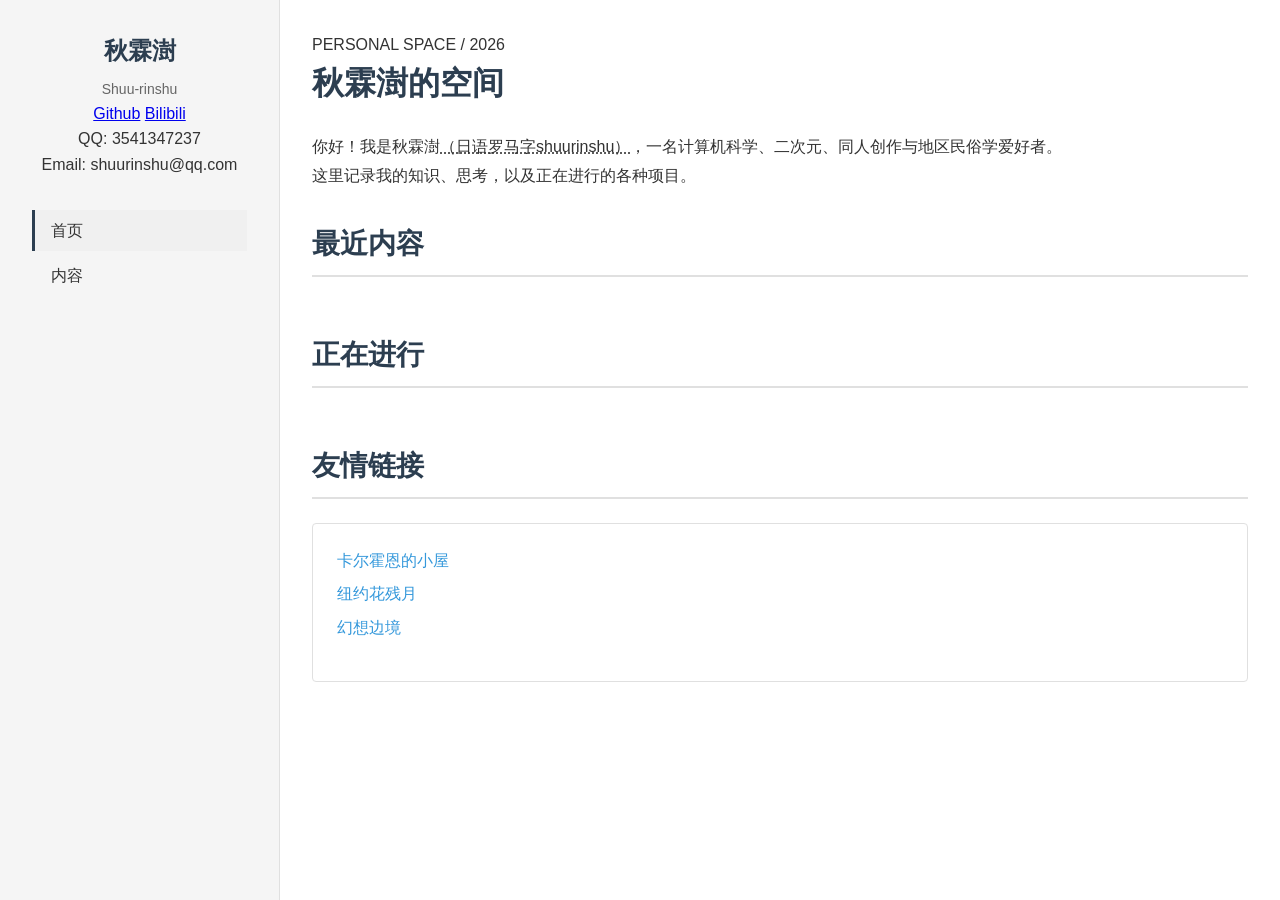
<file: index.html>
<!DOCTYPE html>
<html lang="zh-CN">
<head>
    <meta charset="UTF-8">
    <meta name="viewport" content="width=device-width, initial-scale=1.0">
    <meta name="description" content="秋霖澍的个人博客">
    <title>秋霖澍的空间</title>
    <link rel="stylesheet" href="css/index.css">
</head>

<body>
    
<div class="container">

    <aside class="sidebar">
        <div class="profile-section">
            <h1 class="site-title">秋霖澍</h1>
            <p class="bio">Shuu-rinshu</p>
            <a href="https://github.com/AkirinShu">Github</a>
            <a href="https://space.bilibili.com/93628520">Bilibili</a>
            <p>QQ: 3541347237</p>
            <p>Email: shuurinshu@qq.com</p>
        </div>

        <nav class="main-nav">
            <ul>
                <li><a href="index.html" class="nav-link active">首页</a></li>
                <li><a href="content.html" class="nav-link">内容</a></li>
                <!-- <li><a href="projects.html" class="nav-link">项目</a></li> -->
            </ul>
        </nav>

    </aside>

    <main class="content">

        <!-- 欢迎 -->
        <section class="home-intro">
            <p class="article-meta">PERSONAL SPACE / 2026</p>
            <h2 class="art-title">秋霖澍的空间</h2>
            <p class="art-text">你好！我是秋霖澍<abbr title="对于能够阅读中文网页的访客来说，不必标注汉字的英语发音">（日语罗马字shuurinshu）</abbr>，一名计算机科学、二次元、同人创作与地区民俗学爱好者。</p>
            <p class="art-text">这里记录我的知识、思考，以及正在进行的各种项目。</p>
        </section>

        <!-- 最近内容 -->
        <section>
            <h2 class="section-title">最近内容</h2>
            <div class="article-list">

                <!-- <article class="article-card">
                    <h3><a href="articles/demo2.html">为什么我要做江西东方社群平台</a></h3>
                    <p class="meta">2026-08-13 · 思考</p>
                    <p class="excerpt">从地区同人活动与社群生态出发，思考一个长期存在的地区性社群平台应该是什么样子。</p>
                </article>

                <article class="article-card">
                    <h3><a href="articles/demo2.html">纯静态博客应该如何组织项目？</a></h3>
                    <p class="meta">2026-08-13 · 网站</p>
                    <p class="excerpt">文章、项目与长期实践并不是同一种内容，因此也不应该使用同一种信息结构。</p>
                </article>

                <article class="article-card">
                    <h3><a href="articles/demo2.html">GitHub Pages 能不能成为真正的个人网站？</a></h3>

                    <p class="meta">2026-08-12 · 技术</p>

                    <p class="excerpt">从纯静态网站、HTML 内容组织以及后端需求几个方面重新考虑个人博客的实现方式。</p>
                </article> -->

            </div>
            <!-- <p><a href="content.html">查看全部内容 →</a></p> -->
        </section>

        <!-- 当前项目 -->
        <section>
            <h2 class="section-title">正在进行</h2>
            <div class="project-list">

                <!-- <article class="project-card project-card-featured">
                    <p class="project-status">开发中</p>
                    <h3><a href="projects.html#jxth-community">江西东方社群网</a></h3>

                    <p class="description">面向江西地区东方Project爱好者的社群平台，用于连接活动、创作者、作品与地区同人文化资料。</p>

                    <div class="tags">
                        <span class="tag">Web</span>
                        <span class="tag">社区</span>
                        <span class="tag">东方Project</span>
                    </div>
                </article>

                <article class="project-card">
                    <p class="project-status">研究中</p>

                    <h3><a href="projects.html#jiangxi-folklore">江西地方文化资料整理</a></h3>

                    <p class="description">对江西地方民俗、文化与互联网资料进行长期整理与记录。</p>

                    <div class="tags">
                        <span class="tag">研究</span>
                        <span class="tag">资料整理</span>
                    </div>
                </article> -->

            </div>
            <!-- <p><a href="projects.html">查看项目档案 →</a></p> -->
        </section>

        <!-- 关于 -->
        <section>
            <h2 class="section-title">友情链接</h2>
            <div class="about-section">
                <div class="about-card">
                    <!-- <h3>秋霖澍的个人空间</h3>
                    <p class="about-text">
                        你好！我是秋霖澍（shuurinshu），
                        一名计算机科学、二次元、同人创作与地区民俗学爱好者。
                        （×1 成分复杂）
                    </p>
                    <p class="about-text">
                        本站开放源代码：
                        <a href="https://github.com/AkirinShu/akirinshu.github.io">Github</a>
                    </p>

                    <p class="about-text">友情链接</p> -->

                    <ul class="art-list about-links">
                        <li><a href="https://seikasahara.com" target="_blank">卡尔霍恩的小屋</a></li>
                        <li><a href="https://newyorkhnt.com" target="_blank">纽约花残月</a></li>
                        <li><a href="https://gensouedge.github.io" target="_blank">幻想边境</a>
                        </li>
                    </ul>

                </div>

            </div>
        </section>

    </main>

</div>

</body>

</html>
</file>
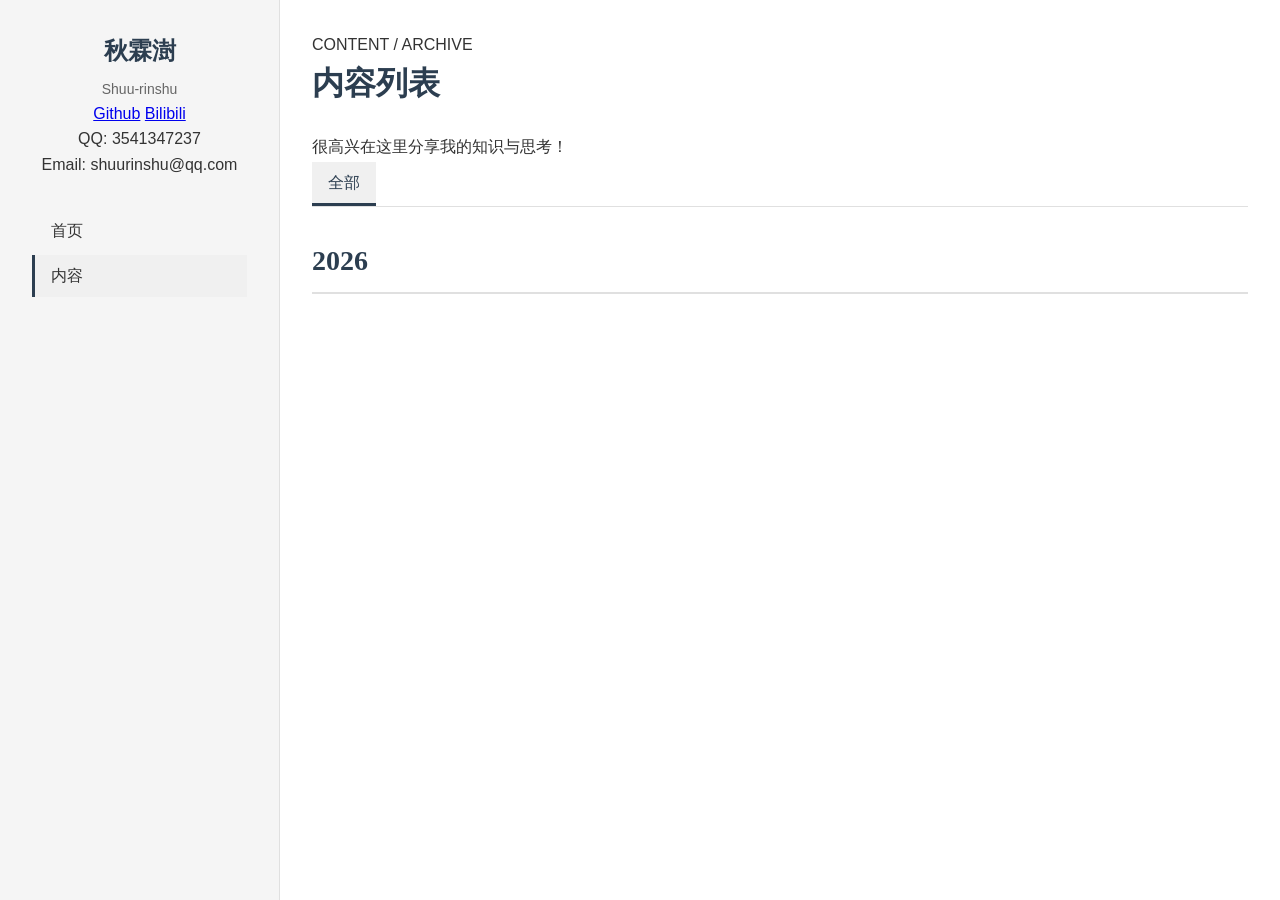
<file: content.html>
<!DOCTYPE html>
<html lang="zh-CN">
<head>
    <meta charset="UTF-8">
    <meta name="viewport" content="width=device-width, initial-scale=1.0">
    <meta name="description" content="秋霖澍的个人博客">
    <title>秋霖澍的空间</title>
    <link rel="stylesheet" href="css/index.css">
</head>

<body>

<div class="container">

    <aside class="sidebar">
        <div class="profile-section">
            <h1 class="site-title">秋霖澍</h1>
            <p class="bio">Shuu-rinshu</p>
            <a href="https://github.com/AkirinShu">Github</a>
            <a href="https://space.bilibili.com/93628520">Bilibili</a>
            <p>QQ: 3541347237</p>
            <p>Email: shuurinshu@qq.com</p>
        </div>

        <nav class="main-nav">
            <ul>
                <li><a href="index.html" class="nav-link">首页</a></li>
                <li><a href="content.html" class="nav-link active">内容</a></li>
                <!-- <li><a href="projects.html" class="nav-link">项目</a></li> -->
            </ul>
        </nav>

    </aside>

    <main class="content">

        <section>
            <p class="article-meta">CONTENT / ARCHIVE</p>
            <h2 class="art-title">内容列表</h2>
            <p class="art-text">很高兴在这里分享我的知识与思考！</p>
        </section>

        <!-- 分类 -->
        <section>

            <div class="content-filter">

                <a href="#all" class="filter-item active">全部</a>
                <!-- <a href="#thoughts" class="filter-item">思考</a> -->
                <!-- <a href="#technology" class="filter-item">技术</a> -->
                <!-- <a href="#creation" class="filter-item">创作</a> -->
                <!-- <a href="#project-log" class="filter-item">项目记录</a> -->

            </div>

        </section>


        <!-- 内容 -->
        <section>

            <h2 class="section-title">2026</h2>

            <div class="article-list">

                <!-- <article class="article-card" id="all">
                    <div class="content-type">思考</div>
                    <h3><a href="articles/demo2.html">为什么我要做江西东方社群平台</a></h3>
                    <p class="meta">2026-08-13</p>
                    <p class="excerpt">从地区同人活动与社群生态出发，思考一个地区性社群平台存在的意义。</p>
                    <div class="tags">
                        <span class="tag">社群</span>
                        <span class="tag">东方Project</span>
                        <span class="tag">江西</span>
                    </div>
                </article>


                <article class="article-card">
                    <div class="content-type">技术</div>
                    <h3><a href="articles/demo2.html">纯静态博客应该如何组织项目？</a></h3>
                    <p class="meta">2026-08-13</p>
                    <p class="excerpt">当博客没有数据库和后台 CMS 时，项目、文章与资料应该如何组织。</p>
                    <div class="tags">
                        <span class="tag">HTML</span>
                        <span class="tag">CSS</span>
                        <span class="tag">博客</span>
                    </div>
                </article>


                <article class="article-card">
                    <div class="content-type">技术</div>
                    <h3>
                        <a href="articles/demo2.html">GitHub Pages 能不能成为真正的个人网站？</a>
                    </h3>
                    <p class="meta">2026-08-12</p>
                    <p class="excerpt">从静态网站、内容管理与后端需求几个角度，重新理解 GitHub Pages 的适用范围。</p>
                    <div class="tags">
                        <span class="tag">GitHub Pages</span>
                        <span class="tag">Web</span>
                    </div>

                </article> -->

            </div>

        </section>


        <!-- 归档 -->
        <!-- <section>

            <h2 class="section-title">
                内容统计
            </h2>

            <div class="archive-summary">

                <div class="archive-item">
                    <strong>24</strong>
                    <span>篇文章</span>
                </div>

                <div class="archive-item">
                    <strong>8</strong>
                    <span>项目记录</span>
                </div>

                <div class="archive-item">
                    <strong>5</strong>
                    <span>创作记录</span>
                </div>

                <div class="archive-item">
                    <strong>3</strong>
                    <span>长期项目</span>
                </div>

            </div>

        </section> -->

    </main>
    
</div>

</body>

</html>
</file>
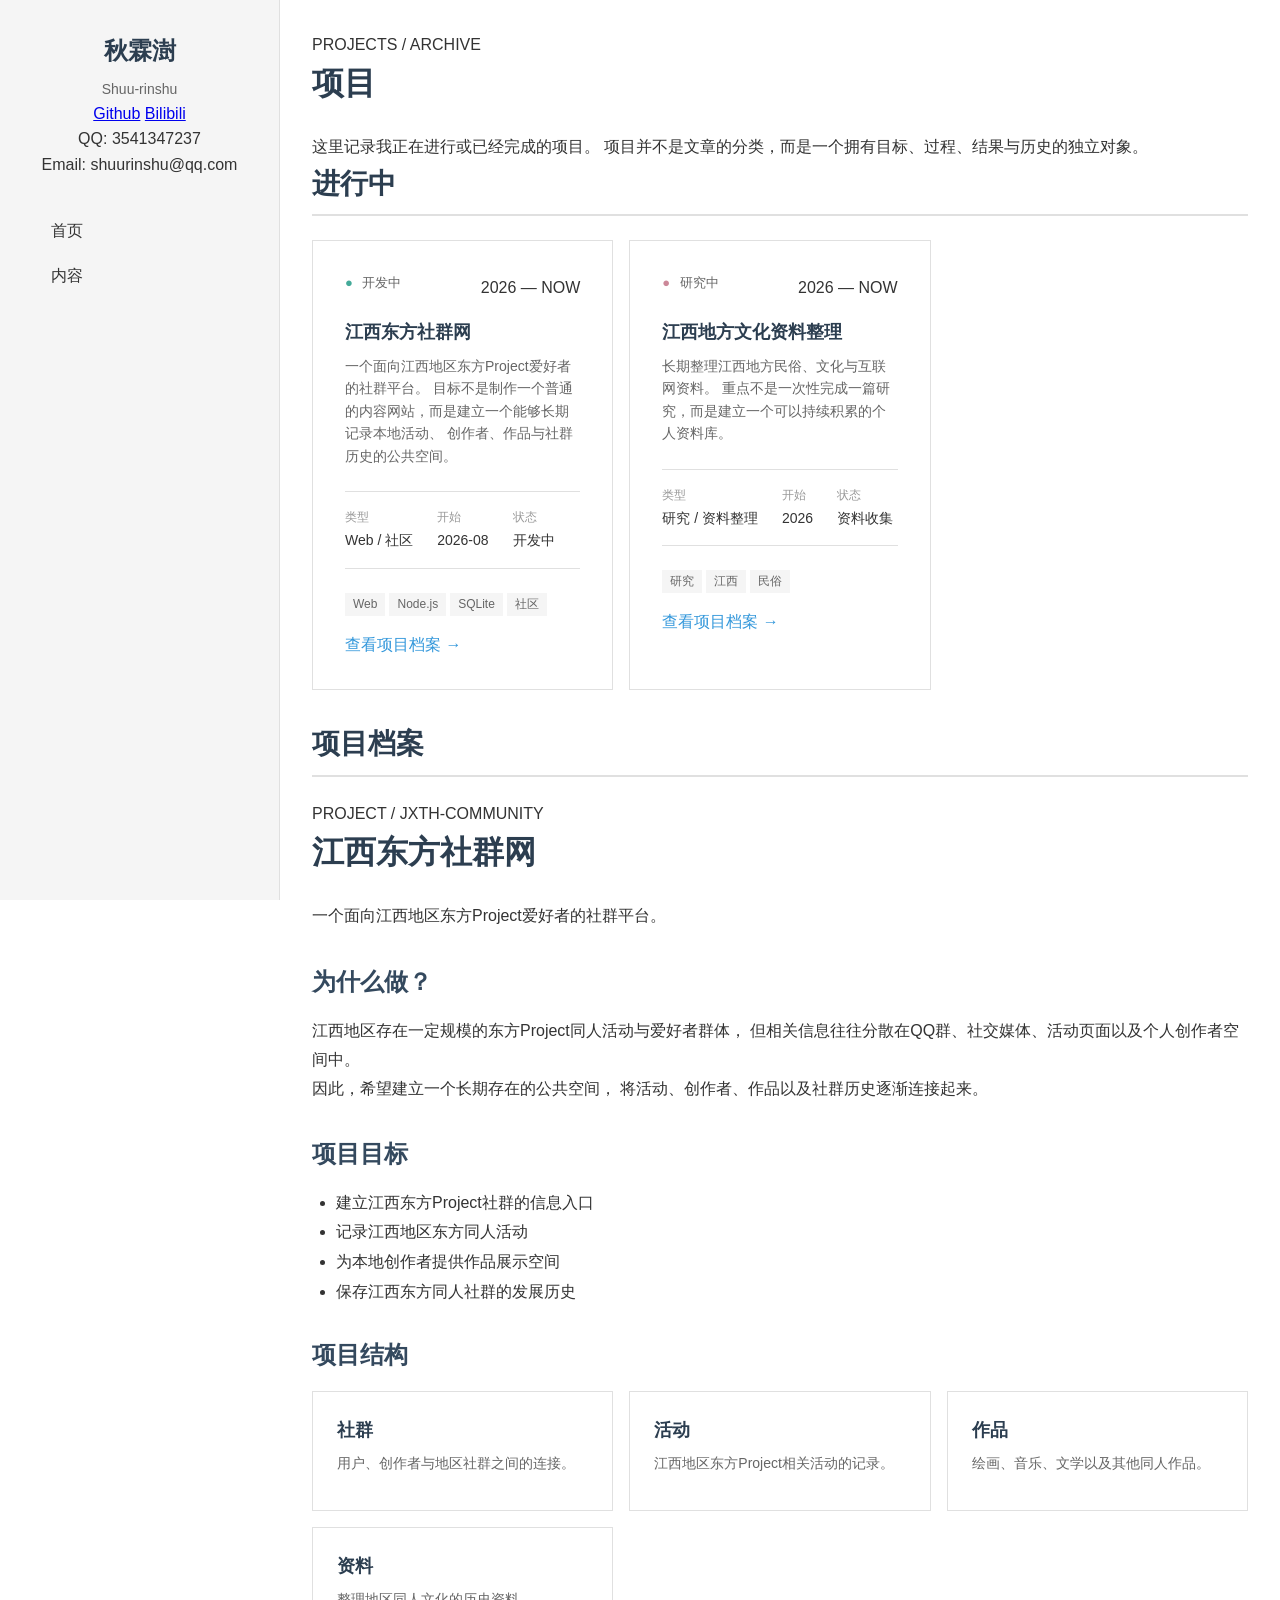
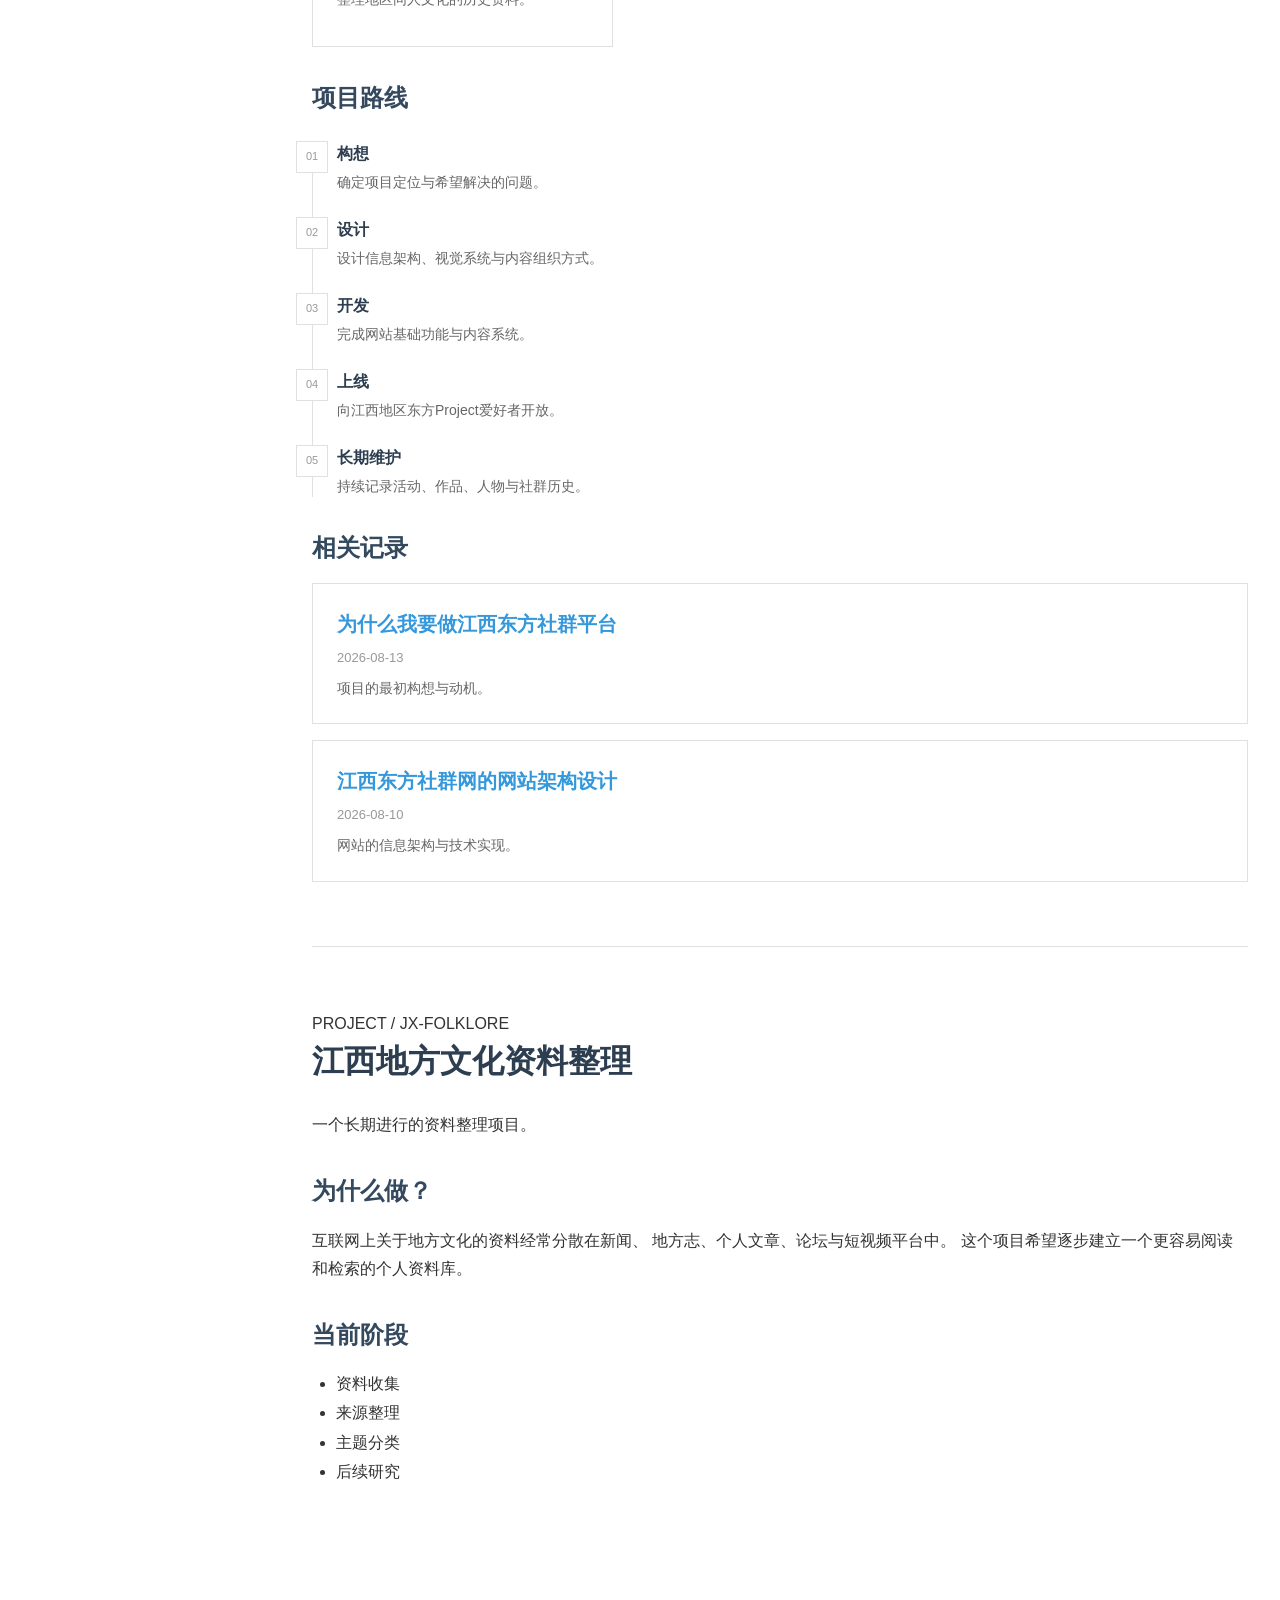
<file: projects.html>
<!DOCTYPE html>
<html lang="zh-CN">
<head>
    <meta charset="UTF-8">
    <meta name="viewport" content="width=device-width, initial-scale=1.0">
    <meta name="description" content="秋霖澍的个人空间">
    <title>秋霖澍的空间</title>
    <link rel="stylesheet" href="css/index.css">
</head>

<body>
    <div class="container">

        <aside class="sidebar">
            <div class="profile-section">
                <h1 class="site-title">秋霖澍</h1>
                <p class="bio">Shuu-rinshu</p>
                <a href="https://github.com/AkirinShu">Github</a>
                <a href="https://space.bilibili.com/93628520">Bilibili</a>
                <p>QQ: 3541347237</p>
                <p>Email: shuurinshu@qq.com</p>
            </div>

            <nav class="main-nav">
                <ul>
                    <li><a href="index.html" class="nav-link">首页</a></li>
                    <li><a href="content.html" class="nav-link">内容</a></li>
                    <!-- <li><a href="projects.html" class="nav-link active">项目</a></li> -->
                </ul>
            </nav>
            
        </aside>


        <main class="content">

            <section>

                <p class="article-meta">
                    PROJECTS / ARCHIVE
                </p>

                <h2 class="art-title">
                    项目
                </h2>

                <p class="art-text">
                    这里记录我正在进行或已经完成的项目。
                    项目并不是文章的分类，而是一个拥有目标、过程、结果与历史的独立对象。
                </p>

            </section>


            <!-- 项目列表 -->

            <section>

                <h2 class="section-title">
                    进行中
                </h2>


                <div class="project-list">


                    <article class="project-card project-card-large"
                             id="jxth-community">

                        <div class="project-card-header">

                            <span class="project-status status-active">
                                开发中
                            </span>

                            <span class="article-meta">
                                2026 — NOW
                            </span>

                        </div>


                        <h3>
                            江西东方社群网
                        </h3>


                        <p class="description">
                            一个面向江西地区东方Project爱好者的社群平台。
                            目标不是制作一个普通的内容网站，而是建立一个能够长期记录本地活动、
                            创作者、作品与社群历史的公共空间。
                        </p>


                        <div class="project-info">

                            <div>
                                <span>类型</span>
                                <strong>Web / 社区</strong>
                            </div>

                            <div>
                                <span>开始</span>
                                <strong>2026-08</strong>
                            </div>

                            <div>
                                <span>状态</span>
                                <strong>开发中</strong>
                            </div>

                        </div>


                        <div class="tags">

                            <span class="tag">Web</span>
                            <span class="tag">Node.js</span>
                            <span class="tag">SQLite</span>
                            <span class="tag">社区</span>

                        </div>


                        <p class="project-link">
                            <a href="#jxth-community-detail">
                                查看项目档案 →
                            </a>
                        </p>

                    </article>


                    <article class="project-card project-card-large"
                             id="jiangxi-folklore">

                        <div class="project-card-header">

                            <span class="project-status status-research">
                                研究中
                            </span>

                            <span class="article-meta">
                                2026 — NOW
                            </span>

                        </div>


                        <h3>
                            江西地方文化资料整理
                        </h3>


                        <p class="description">
                            长期整理江西地方民俗、文化与互联网资料。
                            重点不是一次性完成一篇研究，而是建立一个可以持续积累的个人资料库。
                        </p>


                        <div class="project-info">

                            <div>
                                <span>类型</span>
                                <strong>研究 / 资料整理</strong>
                            </div>

                            <div>
                                <span>开始</span>
                                <strong>2026</strong>
                            </div>

                            <div>
                                <span>状态</span>
                                <strong>资料收集</strong>
                            </div>

                        </div>


                        <div class="tags">

                            <span class="tag">研究</span>
                            <span class="tag">江西</span>
                            <span class="tag">民俗</span>

                        </div>


                        <p class="project-link">
                            <a href="#jiangxi-folklore-detail">
                                查看项目档案 →
                            </a>
                        </p>

                    </article>

                </div>

            </section>


            <!-- 项目档案 -->

            <section>

                <h2 class="section-title">
                    项目档案
                </h2>


                <div class="project-detail">


                    <!-- 江西东方社群网 -->

                    <article id="jxth-community-detail"
                             class="project-dossier">

                        <p class="article-meta">
                            PROJECT / JXTH-COMMUNITY
                        </p>

                        <h1 class="art-title">
                            江西东方社群网
                        </h1>


                        <p class="art-text">
                            一个面向江西地区东方Project爱好者的社群平台。
                        </p>


                        <h3 class="art-subtitle">
                            为什么做？
                        </h3>

                        <p class="art-text">
                            江西地区存在一定规模的东方Project同人活动与爱好者群体，
                            但相关信息往往分散在QQ群、社交媒体、活动页面以及个人创作者空间中。
                        </p>

                        <p class="art-text">
                            因此，希望建立一个长期存在的公共空间，
                            将活动、创作者、作品以及社群历史逐渐连接起来。
                        </p>


                        <h3 class="art-subtitle">
                            项目目标
                        </h3>

                        <ul class="art-list">

                            <li>
                                建立江西东方Project社群的信息入口
                            </li>

                            <li>
                                记录江西地区东方同人活动
                            </li>

                            <li>
                                为本地创作者提供作品展示空间
                            </li>

                            <li>
                                保存江西东方同人社群的发展历史
                            </li>

                        </ul>


                        <h3 class="art-subtitle">
                            项目结构
                        </h3>

                        <div class="project-list">

                            <div class="project-card">
                                <h3>社群</h3>
                                <p class="description">
                                    用户、创作者与地区社群之间的连接。
                                </p>
                            </div>

                            <div class="project-card">
                                <h3>活动</h3>
                                <p class="description">
                                    江西地区东方Project相关活动的记录。
                                </p>
                            </div>

                            <div class="project-card">
                                <h3>作品</h3>
                                <p class="description">
                                    绘画、音乐、文学以及其他同人作品。
                                </p>
                            </div>

                            <div class="project-card">
                                <h3>资料</h3>
                                <p class="description">
                                    整理地区同人文化的历史资料。
                                </p>
                            </div>

                        </div>


                        <h3 class="art-subtitle">
                            项目路线
                        </h3>

                        <div class="project-timeline">

                            <div class="timeline-item">
                                <span>01</span>

                                <div>
                                    <strong>构想</strong>
                                    <p>
                                        确定项目定位与希望解决的问题。
                                    </p>
                                </div>
                            </div>


                            <div class="timeline-item">
                                <span>02</span>

                                <div>
                                    <strong>设计</strong>
                                    <p>
                                        设计信息架构、视觉系统与内容组织方式。
                                    </p>
                                </div>
                            </div>


                            <div class="timeline-item">
                                <span>03</span>

                                <div>
                                    <strong>开发</strong>
                                    <p>
                                        完成网站基础功能与内容系统。
                                    </p>
                                </div>
                            </div>


                            <div class="timeline-item">
                                <span>04</span>

                                <div>
                                    <strong>上线</strong>
                                    <p>
                                        向江西地区东方Project爱好者开放。
                                    </p>
                                </div>
                            </div>


                            <div class="timeline-item">
                                <span>05</span>

                                <div>
                                    <strong>长期维护</strong>
                                    <p>
                                        持续记录活动、作品、人物与社群历史。
                                    </p>
                                </div>
                            </div>

                        </div>


                        <h3 class="art-subtitle">
                            相关记录
                        </h3>

                        <div class="article-list">

                            <article class="article-card">

                                <h3>
                                    <a href="articles/demo2.html">
                                        为什么我要做江西东方社群平台
                                    </a>
                                </h3>

                                <p class="meta">
                                    2026-08-13
                                </p>

                                <p class="excerpt">
                                    项目的最初构想与动机。
                                </p>

                            </article>


                            <article class="article-card">

                                <h3>
                                    <a href="articles/demo2.html">
                                        江西东方社群网的网站架构设计
                                    </a>
                                </h3>

                                <p class="meta">
                                    2026-08-10
                                </p>

                                <p class="excerpt">
                                    网站的信息架构与技术实现。
                                </p>

                            </article>

                        </div>

                    </article>


                    <!-- 江西地方文化 -->

                    <article id="jiangxi-folklore-detail"
                             class="project-dossier">

                        <p class="article-meta">
                            PROJECT / JX-FOLKLORE
                        </p>

                        <h1 class="art-title">
                            江西地方文化资料整理
                        </h1>

                        <p class="art-text">
                            一个长期进行的资料整理项目。
                        </p>

                        <h3 class="art-subtitle">
                            为什么做？
                        </h3>

                        <p class="art-text">
                            互联网上关于地方文化的资料经常分散在新闻、
                            地方志、个人文章、论坛与短视频平台中。
                            这个项目希望逐步建立一个更容易阅读和检索的个人资料库。
                        </p>


                        <h3 class="art-subtitle">
                            当前阶段
                        </h3>

                        <ul class="art-list">

                            <li>资料收集</li>
                            <li>来源整理</li>
                            <li>主题分类</li>
                            <li>后续研究</li>

                        </ul>

                    </article>

                </div>

            </section>

        </main>

    </div>
</body>
</html>
</file>
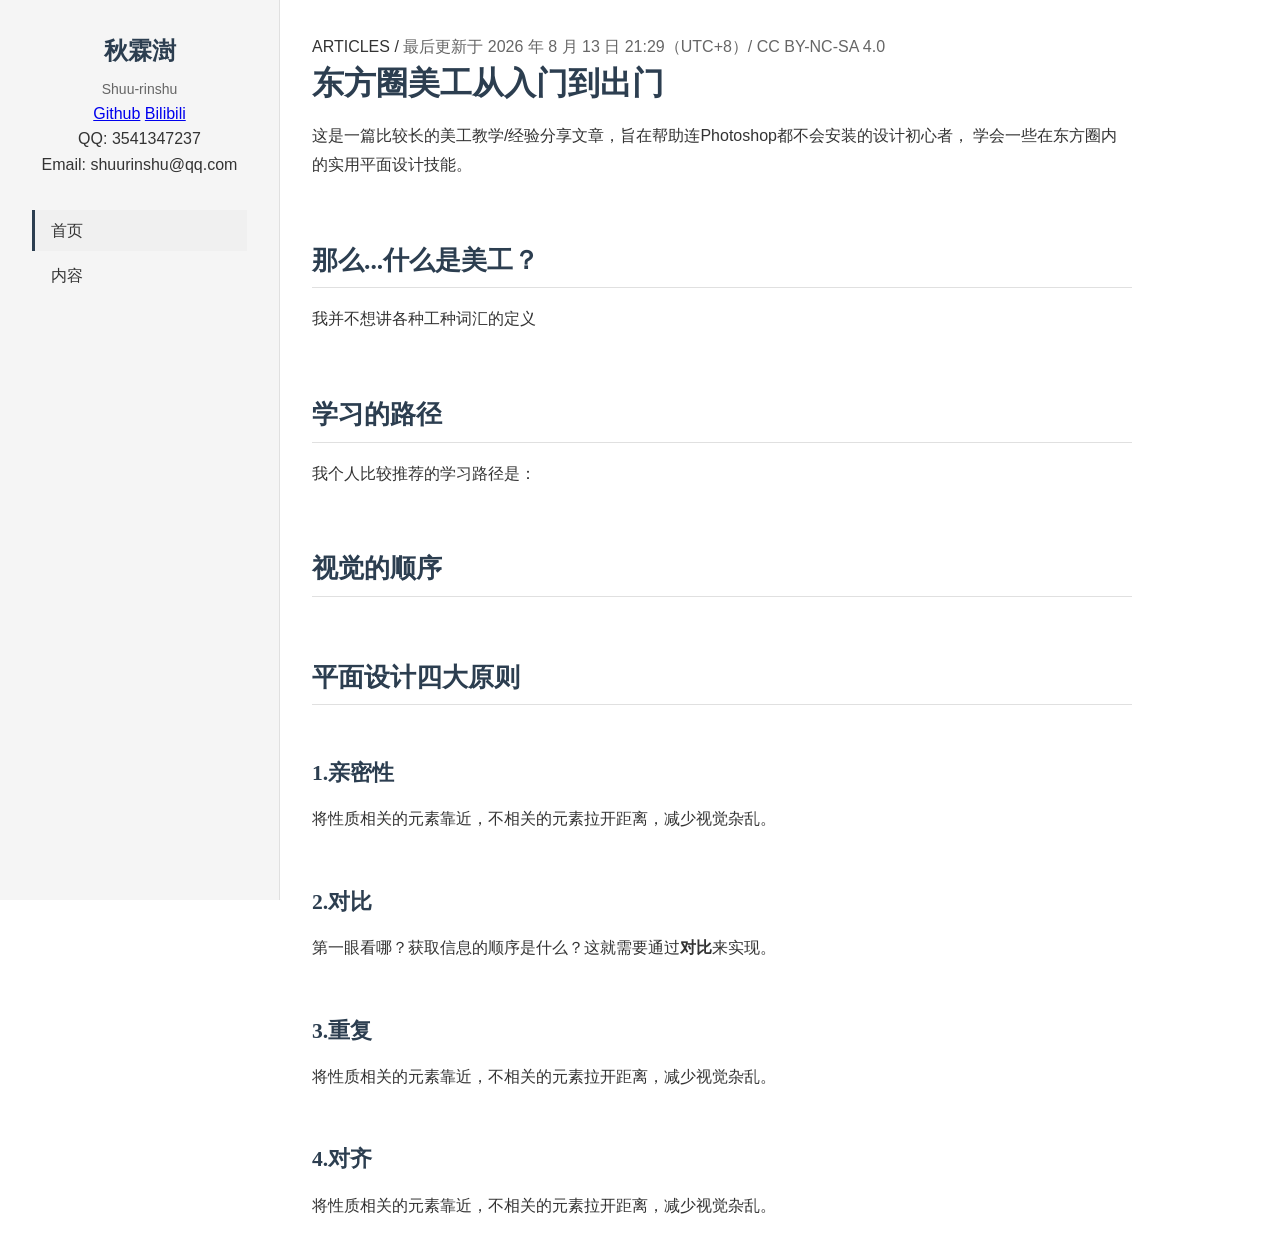
<file: articles/0001-20260813.html>
<!DOCTYPE html>
<html lang="zh-CN">
<head>
    <meta charset="UTF-8">
    <meta name="viewport" content="width=device-width, initial-scale=1.0">
    <meta name="description" content="东方Project平面设计美工教学">
    <title>东方圈美工从入门到入门</title>
    <link rel="stylesheet" href="../css/index.css">
    <link rel="stylesheet" href="css/pages.css">
</head>

<body>
    
<div class="container">

    <aside class="sidebar">
        <div class="profile-section">
            <h1 class="site-title">秋霖澍</h1>
            <p class="bio">Shuu-rinshu</p>
            <a href="https://github.com/AkirinShu">Github</a>
            <a href="https://space.bilibili.com/93628520">Bilibili</a>
            <p>QQ: 3541347237</p>
            <p>Email: shuurinshu@qq.com</p>
        </div>

        <nav class="main-nav">
            <ul>
                <li><a href="../index.html" class="nav-link active">首页</a></li>
                <li><a href="../content.html" class="nav-link">内容</a></li>
                <!-- <li><a href="projects.html" class="nav-link">项目</a></li> -->
            </ul>
        </nav>

    </aside>

    <!-- 右侧内容区 -->
    <main class="content">
        <article class="article-content">

        <p class="article-meta">ARTICLES / 
            <time datetime="2026-08-13">
                最后更新于 2026 年 8 月 13 日 21:29（UTC+8）/ CC BY-NC-SA 4.0
            </time> 
        </p>
        
        <h1>东方圈美工从入门到出门</h1>

        <p>这是一篇比较长的美工教学/经验分享文章，旨在帮助连Photoshop都不会安装的设计初心者，
            学会一些在东方圈内的实用平面设计技能。
        </p>

        <h2>那么...什么是美工？</h2>
        <p>我并不想讲各种工种词汇的定义</p>
        
        <h2>学习的路径</h2>
        <p>我个人比较推荐的学习路径是：</p>
        <p></p>

        <h2>视觉的顺序</h2>

        <h2>平面设计四大原则</h2>
            <p></p>
        <h3>1.亲密性</h3>
            <p>将性质相关的元素靠近，不相关的元素拉开距离，减少视觉杂乱。</p>
        <h3>2.对比</h3>
            <p>第一眼看哪？获取信息的顺序是什么？这就需要通过<strong>对比</strong>来实现。</p>
            <p></p>
        <h3>3.重复</h3>
            <p>将性质相关的元素靠近，不相关的元素拉开距离，减少视觉杂乱。</p>
        <h3>4.对齐</h3>
            <p>将性质相关的元素靠近，不相关的元素拉开距离，减少视觉杂乱。</p>
    
    </main>

</div>

</body>

</html>
</file>
<file: css/index.css>
/* CSS 变量定义 - 已移至 variables.css */
@import url('variables.css');

/* 基础样式重置 */
* {
    margin: 0;
    padding: 0;
    box-sizing: border-box;
}

body {
    font-family: var(--font-body);
    background-color: var(--color-bg);
    color: var(--color-text);
    line-height: 1.6;
}

/* 布局容器 */
.container {
    display: flex;
    min-height: 100vh;
    max-width: 1400px;
    margin: 0 auto;
}

/* 左侧边栏 */
.sidebar {
    width: 280px;
    background-color: var(--color-bg-secondary);
    border-right: 1px solid var(--color-border);
    padding: var(--spacing-xl);
    position: fixed;
    height: 100vh;
    overflow-y: auto;
}

.profile-section {
    text-align: center;
    margin-bottom: var(--spacing-xl);
}

.avatar {
    width: 120px;
    height: 120px;
    margin: 0 auto var(--spacing-md);
    background-color: var(--color-border);
    display: flex;
    align-items: center;
    justify-content: center;
}

.avatar-placeholder {
    color: var(--color-text-muted);
    font-size: 14px;
}

.site-title {
    font-family: var(--font-title);
    font-size: 24px;
    color: var(--color-primary);
    margin-bottom: var(--spacing-sm);
}

.bio {
    color: var(--color-text-secondary);
    font-size: 14px;
}

/* 导航菜单 */
.main-nav ul {
    list-style: none;
}

.main-nav li {
    margin-bottom: var(--spacing-xs);
}

.nav-link {
    display: block;
    padding: var(--spacing-sm) var(--spacing-md);
    color: var(--color-text);
    text-decoration: none;
    border-left: 3px solid transparent;
}

.nav-link:hover,
.nav-link.active {
    background-color: var(--color-hover-bg);
    border-left-color: var(--color-primary);
}

/* 右侧内容区 */
.content {
    flex: 1;
    margin-left: 280px;
    padding: var(--spacing-xl);
}

.view {
    display: none;
}

.view.active {
    display: block;
}

.section-title {
    font-family: var(--font-title);
    font-size: 28px;
    color: var(--color-primary);
    margin-bottom: var(--spacing-lg);
    padding-bottom: var(--spacing-sm);
    border-bottom: 2px solid var(--color-border);
}

/* 文章列表 */
.article-list {
    display: grid;
    gap: var(--spacing-md);
    margin-bottom: var(--spacing-xl);
}

.article-card {
    background-color: var(--color-card-bg);
    border: 1px solid var(--color-border);
    padding: var(--spacing-lg);
}

.article-card h3 {
    font-family: var(--font-title);
    font-size: 20px;
    color: var(--color-primary);
    margin-bottom: var(--spacing-sm);
}

.article-card .meta {
    color: var(--color-text-muted);
    font-size: 13px;
    margin-bottom: var(--spacing-sm);
}

.article-card .excerpt {
    color: var(--color-text-secondary);
    font-size: 14px;
}

.article-card a {
    color: var(--color-accent);
    text-decoration: none;
}

.article-card a:hover {
    text-decoration: underline;
}

/* 项目列表 */
.project-list {
    display: grid;
    grid-template-columns: repeat(auto-fill, minmax(280px, 1fr));
    gap: var(--spacing-md);
    margin-bottom: var(--spacing-xl);
}

.project-card {
    background-color: var(--color-card-bg);
    border: 1px solid var(--color-border);
    padding: var(--spacing-lg);
}

.project-card h3 {
    font-family: var(--font-title);
    font-size: 18px;
    color: var(--color-primary);
    margin-bottom: var(--spacing-sm);
}

.project-card .description {
    color: var(--color-text-secondary);
    font-size: 14px;
    margin-bottom: var(--spacing-sm);
}

.project-card .tags {
    display: flex;
    flex-wrap: wrap;
    gap: var(--spacing-xs);
}

.tag {
    background-color: var(--color-bg-secondary);
    color: var(--color-text-secondary);
    padding: 2px var(--spacing-sm);
    font-size: 12px;
}

/* 项目分类视图 */
.projects-container {
    display: flex;
    gap: var(--spacing-lg);
}

.project-categories {
    width: 200px;
    flex-shrink: 0;
}

.category-item {
    padding: var(--spacing-sm) var(--spacing-md);
    cursor: pointer;
    border-left: 3px solid transparent;
}

.category-item:hover,
.category-item.active {
    background-color: var(--color-hover-bg);
    border-left-color: var(--color-primary);
}

.project-detail {
    flex: 1;
}

/* 文章阅读页 */
.back-btn {
    background: none;
    border: 1px solid var(--color-border);
    padding: var(--spacing-sm) var(--spacing-md);
    cursor: pointer;
    margin-bottom: var(--spacing-lg);
    color: var(--color-text-secondary);
}

.back-btn:hover {
    background-color: var(--color-hover-bg);
}

.article-content {
    font-family: var(--font-body);
    line-height: 1.8;
}

.article-content h1,
.article-content h2,
.article-content h3,
.article-content h4 {
    font-family: var(--font-title);
    color: var(--color-primary);
    margin: var(--spacing-xl) 0 var(--spacing-md);
}

.article-content p {
    margin-bottom: var(--spacing-md);
}

.article-content code {
    background-color: var(--color-bg-secondary);
    padding: 2px var(--spacing-xs);
    font-family: "Courier New", monospace;
    font-size: 14px;
}

.article-content pre {
    background-color: var(--color-bg-secondary);
    padding: var(--spacing-md);
    overflow-x: auto;
    margin-bottom: var(--spacing-md);
}

.article-content pre code {
    background: none;
    padding: 0;
}

.article-content blockquote {
    border-left: 4px solid var(--color-border);
    padding-left: var(--spacing-md);
    color: var(--color-text-secondary);
    margin: var(--spacing-md) 0;
}

.article-content ul,
.article-content ol {
    margin-bottom: var(--spacing-md);
    padding-left: var(--spacing-lg);
}

.article-content img {
    max-width: 100%;
    height: auto;
    border-radius: 4px;
    box-shadow: 0 2px 8px rgba(0, 0, 0, 0.1);
    margin: var(--spacing-md) 0;
}

.article-content table {
    width: 100%;
    border-collapse: collapse;
    margin-bottom: var(--spacing-md);
}

.article-content th,
.article-content td {
    border: 1px solid var(--color-border);
    padding: var(--spacing-sm);
    text-align: left;
}

.article-content th {
    background-color: var(--color-bg-secondary);
}

/* 语义化写作样式类 (art-*) - 让写 HTML 像写 Markdown 一样简单 */
 .art-title {
    font-family: var(--font-title);
    font-size: 32px;
    color: var(--color-primary);
    margin-bottom: var(--spacing-lg);
}

.art-subtitle {
    font-family: var(--font-title);
    font-size: 24px;
    color: var(--color-primary-light);
    margin: var(--spacing-xl) 0 var(--spacing-md);
}

.art-text {
    line-height: 1.8;
}

.art-code {
    background-color: var(--color-bg-secondary);
    padding: 2px var(--spacing-xs);
    font-family: "Courier New", monospace;
    font-size: 14px;
}

.art-code-block {
    background-color: var(--color-bg-secondary);
    padding: var(--spacing-md);
    overflow-x: auto;
    margin-bottom: var(--spacing-md);
}

.art-code-block code {
    background: none;
    padding: 0;
    font-family: "Courier New", monospace;
    font-size: 14px;
}

.art-quote {
    border-left: 4px solid var(--color-border);
    padding-left: var(--spacing-md);
    color: var(--color-text-secondary);
    margin: var(--spacing-md) 0;
}

.art-list {
    margin-bottom: var(--spacing-md);
    padding-left: var(--spacing-lg);
}

.art-list li {
    margin-bottom: var(--spacing-xs);
}

 /* 图片样式增强  */
.art-image {
    max-width: 100%;
    height: auto;
    margin: var(--spacing-md) 0;
    border-radius: 4px;
    box-shadow: 0 2px 8px rgba(0, 0, 0, 0.1);
    display: block;
}

/* 图片居中  */
.art-image-center {
    display: block;
    margin-left: auto;
    margin-right: auto;
}

/* 图片带标题包装器  */
.art-image-wrapper {
    margin: var(--spacing-md) 0;
}

.art-image-caption {
    text-align: center;
    color: var(--color-text-secondary);
    font-size: 13px;
    margin-top: var(--spacing-sm);
}

 /* 文章中的 img 标签样式  */
.article-content img {
    max-width: 100%;
    height: auto;
    border-radius: 4px;
    box-shadow: 0 2px 8px rgba(0, 0, 0, 0.1);
    margin: var(--spacing-md) 0;
}

.art-table {
    width: 100%;
    border-collapse: collapse;
    margin-bottom: var(--spacing-md);
}

.art-table th,
.art-table td {
    border: 1px solid var(--color-border);
    padding: var(--spacing-sm);
    text-align: left;
}

.art-table th {
    background-color: var(--color-bg-secondary);
} 

/* 关于栏目样式 */
.about-section {
    margin-bottom: var(--spacing-xl);
}

.about-card {
    background-color: var(--color-card-bg);
    border: 1px solid var(--color-border);
    padding: var(--spacing-lg);
    border-radius: 4px;
}

.about-card h3 {
    font-family: var(--font-title);
    font-size: 20px;
    color: var(--color-primary);
    margin-bottom: var(--spacing-md);
}

.about-text {
    color: var(--color-text-secondary);
    font-size: 14px;
    line-height: 1.8;
    /* margin-bottom: var(--spacing-md); */
}

.about-links {
    list-style: none;
    padding-left: 0;
}

.about-links li {
    margin-bottom: var(--spacing-sm);
    color: var(--color-text-secondary);
}

.about-links a {
    color: var(--color-accent);
    text-decoration: none;
}

.about-links a:hover {
    text-decoration: underline;
}

/* 响应式设计 */
@media (max-width: 768px) {
    .container {
        flex-direction: column;
    }
    
    .sidebar {
        width: 100%;
        height: auto;
        position: relative;
        border-right: none;
        border-bottom: 1px solid var(--color-border);
    }
    
    .content {
        margin-left: 0;
    }
    
    .projects-container {
        flex-direction: column;
    }
    
    .project-categories {
        width: 100%;
    }
}
/* =========================================
   首页 / 内容 / 项目扩展
   ========================================= */


/* 首页介绍 */

.home-intro {
    max-width: 760px;
    margin-bottom: var(--spacing-xl);
}


/* 项目状态 */

.project-status {
    display: inline-block;
    color: var(--color-text-secondary);
    font-size: 13px;
    margin-bottom: var(--spacing-sm);
}

.project-status::before {
    content: "●";
    margin-right: 6px;
    color: var(--color-accent);
}


/* 项目卡片增强 */

.project-card-large {
    padding: var(--spacing-xl);
}

.project-card-featured {
    border-left: 4px solid var(--color-primary);
}

.project-card-header {
    display: flex;
    align-items: center;
    justify-content: space-between;
    gap: var(--spacing-md);
    margin-bottom: var(--spacing-md);
}

.project-card-header .article-meta {
    margin: 0;
}

.project-card h3 a {
    color: var(--color-primary);
    text-decoration: none;
}

.project-card h3 a:hover {
    color: var(--color-accent);
}


/* 项目状态标签 */

.project-status {
    font-size: 13px;
    color: var(--color-text-secondary);
}

.status-active::before {
    color: #4a9;
}

.status-research::before {
    color: #c89;
}


/* 项目基本信息 */

.project-info {
    display: flex;
    flex-wrap: wrap;
    gap: var(--spacing-lg);
    margin: var(--spacing-lg) 0;
    padding: var(--spacing-md) 0;
    border-top: 1px solid var(--color-border);
    border-bottom: 1px solid var(--color-border);
}

.project-info div {
    display: flex;
    flex-direction: column;
    gap: 2px;
}

.project-info span {
    color: var(--color-text-muted);
    font-size: 12px;
}

.project-info strong {
    color: var(--color-text);
    font-size: 14px;
    font-weight: normal;
}

.project-link {
    margin-top: var(--spacing-md);
}

.project-link a {
    color: var(--color-accent);
    text-decoration: none;
}

.project-link a:hover {
    text-decoration: underline;
}


/* 内容分类 */

.content-filter {
    display: flex;
    flex-wrap: wrap;
    gap: var(--spacing-xs);
    margin-bottom: var(--spacing-xl);
    border-bottom: 1px solid var(--color-border);
}

.filter-item {
    display: block;
    padding: var(--spacing-sm) var(--spacing-md);
    color: var(--color-text-secondary);
    text-decoration: none;
    border-bottom: 3px solid transparent;
}

.filter-item:hover,
.filter-item.active {
    color: var(--color-primary);
    background-color: var(--color-hover-bg);
    border-bottom-color: var(--color-primary);
}


/* 内容类型 */

.content-type {
    display: inline-block;
    margin-bottom: var(--spacing-sm);
    color: var(--color-text-muted);
    font-size: 12px;
}

.content-type::before {
    content: "/";
    margin-right: 4px;
    color: var(--color-border);
}


/* 归档统计 */

.archive-summary {
    display: grid;
    grid-template-columns: repeat(4, 1fr);
    gap: var(--spacing-md);
    margin-bottom: var(--spacing-xl);
}

.archive-item {
    display: flex;
    flex-direction: column;
    padding: var(--spacing-lg);
    border: 1px solid var(--color-border);
    background-color: var(--color-card-bg);
}

.archive-item strong {
    font-family: var(--font-title);
    font-size: 28px;
    color: var(--color-primary);
}

.archive-item span {
    color: var(--color-text-secondary);
    font-size: 13px;
}


/* 项目档案 */

.project-dossier {
    margin-bottom: 64px;
    padding-bottom: var(--spacing-xl);
    border-bottom: 1px solid var(--color-border);
}

.project-dossier:last-child {
    border-bottom: none;
}


/* 项目时间线 */

.project-timeline {
    margin: var(--spacing-lg) 0 var(--spacing-xl);
    border-left: 1px solid var(--color-border);
}

.timeline-item {
    display: flex;
    gap: var(--spacing-md);
    position: relative;
    padding: 0 0 var(--spacing-lg) var(--spacing-lg);
}

.timeline-item:last-child {
    padding-bottom: 0;
}

.timeline-item > span {
    position: absolute;
    left: -17px;
    top: 0;

    width: 32px;
    height: 32px;

    display: flex;
    align-items: center;
    justify-content: center;

    background-color: var(--color-bg);
    border: 1px solid var(--color-border);

    color: var(--color-text-muted);
    font-size: 11px;
}

.timeline-item strong {
    display: block;
    margin-bottom: var(--spacing-xs);
    color: var(--color-primary);
    font-family: var(--font-title);
}

.timeline-item p {
    margin: 0;
    color: var(--color-text-secondary);
    font-size: 14px;
}


/* 项目页面中的项目卡片 */

.project-detail .project-list {
    margin-bottom: var(--spacing-xl);
}

.project-detail .project-card {
    min-height: 120px;
}


/* 项目链接定位后的视觉状态 */

.project-dossier:target {
    scroll-margin-top: var(--spacing-xl);
}


/* 移动端 */

@media (max-width: 768px) {

    .archive-summary {
        grid-template-columns: repeat(2, 1fr);
    }

    .project-card-header {
        align-items: flex-start;
        flex-direction: column;
        gap: var(--spacing-xs);
    }

    .project-info {
        gap: var(--spacing-md);
    }

    .content-filter {
        overflow-x: auto;
        flex-wrap: nowrap;
    }

    .filter-item {
        white-space: nowrap;
    }

}
</file>
<file: articles/css/pages.css>
/* =========================================================
   Article Content
   ---------------------------------------------------------
   Usage:
   <article class="article-content">
       <h1>文章标题</h1>
       <p>正文……</p>
       <h2>章节标题</h2>
       <p>正文……</p>
   </article>
   ========================================================= */

/* 引入全局变量 */
@import url('../../css/variables.css');


/* ---------------------------------------------------------
   1. Base
   --------------------------------------------------------- */

.article-content {
    width: 100%;
    max-width: 820px;
    /* margin: 0 auto; */
    /* padding: 2rem 1.5rem 4rem; */

    box-sizing: border-box;

    color: var(--color-text, #333);
    font-family: inherit;
    font-size: 1rem;
    line-height: 1.85;

    overflow-wrap: break-word;
    word-wrap: break-word;
}


/* ---------------------------------------------------------
   2. Headings
   --------------------------------------------------------- */

.article-content h1,
.article-content h2,
.article-content h3,
.article-content h4,
.article-content h5,
.article-content h6 {
    margin-top: 2.5em;
    /* margin-bottom: 0.8em; */

    color: var(--color-primary, #222);

    font-weight: 700;
    line-height: 1.35;

    overflow-wrap: break-word;
}

.article-content h1 {
    margin-top: 0;
    /* margin-bottom: 1.2em; */

    font-size: 2rem;
}

.article-content h2 {
    padding-bottom: 0.35em;

    font-size: 1.6rem;

    border-bottom: 1px solid var(--color-border, #ddd);
}

.article-content h3 {
    font-size: 1.35rem;
}

.article-content h4 {
    font-size: 1.15rem;
}

.article-content h5 {
    font-size: 1rem;
}

.article-content h6 {
    font-size: 0.95rem;

    color: var(--color-text-secondary, #666);
}


/* ---------------------------------------------------------
   3. Paragraphs
   --------------------------------------------------------- */

.article-content p {
    margin: 0;
}


/* ---------------------------------------------------------
   4. Links
   --------------------------------------------------------- */

.article-content a {
    color: var(--color-link, #356aa0);
    text-decoration: underline;
    text-decoration-thickness: 1px;
    text-underline-offset: 0.15em;

    transition:
        color 0.15s ease,
        background-color 0.15s ease;
}

.article-content a:hover {
    color: var(--color-link-hover, #1d4f7a);
}

.article-content a:focus-visible {
    outline: 2px solid currentColor;
    outline-offset: 3px;
}


/* ---------------------------------------------------------
   5. Strong / Emphasis
   --------------------------------------------------------- */

.article-content strong,
.article-content b {
    font-weight: 700;
}

.article-content em,
.article-content i {
    font-style: italic;
}

.article-content del,
.article-content s {
    text-decoration: line-through;
}

.article-content mark {
    padding: 0.05em 0.2em;

    color: inherit;
    background: var(--color-highlight, #fff1a8);
}


/* ---------------------------------------------------------
   6. Lists
   --------------------------------------------------------- */

.article-content ul,
.article-content ol {
    margin: 1.2em 0;
    padding-left: 2em;
}

.article-content li {
    margin: 0.35em 0;
    padding-left: 0.2em;
}

.article-content ul {
    list-style-type: disc;
}

.article-content ul ul {
    list-style-type: circle;
}

.article-content ul ul ul {
    list-style-type: square;
}

.article-content ol {
    list-style-type: decimal;
}

.article-content ol ol {
    list-style-type: lower-alpha;
}

.article-content ol ol ol {
    list-style-type: lower-roman;
}


/* ---------------------------------------------------------
   7. Blockquote
   --------------------------------------------------------- */

.article-content blockquote {
    margin: 1.8em 0;
    padding: 0.8em 1.4em;

    color: var(--color-text-secondary, #555);

    border-left: 4px solid var(--color-border-strong, #aaa);
    background: var(--color-surface-muted, #f7f7f7);
}

.article-content blockquote p {
    margin: 0.6em 0;
}

.article-content blockquote > :first-child {
    margin-top: 0;
}

.article-content blockquote > :last-child {
    margin-bottom: 0;
}


/* ---------------------------------------------------------
   8. Horizontal Rule
   --------------------------------------------------------- */

.article-content hr {
    height: 1px;
    margin: 2.5rem 0;

    border: 0;
    border-top: 1px solid var(--color-border, #ddd);
}


/* ---------------------------------------------------------
   9. Images
   --------------------------------------------------------- */

.article-content img {
    display: block;

    max-width: 100%;
    height: auto;

    margin: 1.8rem auto;

    border-radius: var(--article-image-radius, 4px);
}

.article-content a img {
    transition:
        opacity 0.15s ease,
        transform 0.15s ease;
}

.article-content a:hover img {
    opacity: 0.9;
}


/* ---------------------------------------------------------
   10. Figure / Figcaption
   --------------------------------------------------------- */

.article-content figure {
    margin: 2rem 0;
    text-align: center;
}

.article-content figure img {
    margin: 0 auto;
}

.article-content figcaption {
    margin-top: 0.7rem;

    color: var(--color-text-secondary, #777);

    font-size: 0.9rem;
    line-height: 1.6;
}


/* ---------------------------------------------------------
   11. Code
   --------------------------------------------------------- */

.article-content code {
    padding: 0.15em 0.4em;

    font-family:
        "Cascadia Code",
        "Fira Code",
        "JetBrains Mono",
        Consolas,
        "Courier New",
        monospace;

    font-size: 0.9em;
    line-height: 1.5;

    color: var(--color-code, #7a3e00);
    background: var(--color-code-bg, #f3f3f3);

    border: 1px solid var(--color-border, #ddd);
    border-radius: 3px;
}


/* ---------------------------------------------------------
   12. Code Block
   --------------------------------------------------------- */

.article-content pre {
    margin: 1.8rem 0;
    padding: 1rem 1.2rem;

    overflow-x: auto;

    font-family:
        "Cascadia Code",
        "Fira Code",
        "JetBrains Mono",
        Consolas,
        "Courier New",
        monospace;

    font-size: 0.9rem;
    line-height: 1.65;

    color: var(--color-code-block, #eee);
    background: var(--color-code-block-bg, #242424);

    border: 1px solid var(--color-border, #333);
    border-radius: 4px;

    tab-size: 4;
}

.article-content pre code {
    padding: 0;

    color: inherit;
    background: transparent;

    border: 0;
    border-radius: 0;

    font-size: inherit;
}


/* ---------------------------------------------------------
   13. Tables
   --------------------------------------------------------- */

.article-content table {
    width: 100%;
    margin: 2rem 0;

    border-collapse: collapse;

    font-size: 0.95rem;
}

.article-content th,
.article-content td {
    padding: 0.7em 0.9em;

    text-align: left;
    vertical-align: top;

    border: 1px solid var(--color-border, #ccc);
}

.article-content th {
    font-weight: 700;

    color: var(--color-heading, #222);
    background: var(--color-surface-muted, #f5f5f5);
}

.article-content tbody tr:nth-child(even) {
    background: var(--color-surface-subtle, #fafafa);
}


/* ---------------------------------------------------------
   14. Definition Lists
   --------------------------------------------------------- */

.article-content dl {
    margin: 1.5rem 0;
}

.article-content dt {
    margin-top: 1rem;

    font-weight: 700;
}

.article-content dd {
    margin: 0.3rem 0 0 2em;
}


/* ---------------------------------------------------------
   15. Details / Summary
   --------------------------------------------------------- */

.article-content details {
    margin: 1.5rem 0;
    padding: 0.8rem 1rem;

    border: 1px solid var(--color-border, #ddd);
    background: var(--color-surface-muted, #f8f8f8);
}

.article-content summary {
    cursor: pointer;

    font-weight: 700;
}

.article-content details > :not(summary) {
    margin-left: 0.5rem;
    margin-right: 0.5rem;
}


/* ---------------------------------------------------------
   16. Keyboard / System Input
   --------------------------------------------------------- */

.article-content kbd {
    display: inline-block;

    padding: 0.1em 0.4em;

    font-family:
        "Cascadia Code",
        Consolas,
        monospace;

    font-size: 0.85em;
    line-height: 1.4;

    color: var(--color-text, #333);
    background: var(--color-surface-muted, #eee);

    border: 1px solid var(--color-border, #bbb);
    border-bottom-width: 2px;
    border-radius: 3px;
}


/* ---------------------------------------------------------
   17. Abbreviation
   --------------------------------------------------------- */

.article-content abbr[title] {
    cursor: help;

    text-decoration: underline dotted;
    text-underline-offset: 0.15em;
}


/* ---------------------------------------------------------
   18. Sup / Sub
   --------------------------------------------------------- */

.article-content sup,
.article-content sub {
    font-size: 0.75em;
    line-height: 0;
}

.article-content sup {
    vertical-align: super;
}

.article-content sub {
    vertical-align: sub;
}


/* ---------------------------------------------------------
   19. Address
   --------------------------------------------------------- */

.article-content address {
    margin: 1.5rem 0;

    font-style: normal;
    line-height: 1.7;

    color: var(--color-text-secondary, #666);
}


/* ---------------------------------------------------------
   20. Time
   --------------------------------------------------------- */

.article-content time {
    color: var(--color-text-secondary, #666);
}


/* ---------------------------------------------------------
   21. Video / Audio / Iframe
   --------------------------------------------------------- */

.article-content video,
.article-content audio {
    display: block;

    max-width: 100%;

    margin: 1.8rem auto;
}

.article-content iframe {
    display: block;

    width: 100%;
    max-width: 100%;

    margin: 2rem auto;

    border: 0;
}


/* ---------------------------------------------------------
   22. Embedded Content
   --------------------------------------------------------- */

.article-content embed,
.article-content object {
    display: block;

    max-width: 100%;

    margin: 2rem auto;
}


/* ---------------------------------------------------------
   23. Selection
   --------------------------------------------------------- */

.article-content ::selection {
    color: var(--color-selection-text, #fff);
    background: var(--color-selection, #555);
}


/* ---------------------------------------------------------
   24. First / Last Child
   --------------------------------------------------------- */

.article-content > :first-child {
    margin-top: 0;
}

.article-content > :last-child {
    margin-bottom: 0;
}


/* ---------------------------------------------------------
   25. Nested Element Spacing
   --------------------------------------------------------- */

.article-content li > ul,
.article-content li > ol {
    margin-top: 0.35em;
    margin-bottom: 0.35em;
}

.article-content blockquote > blockquote {
    margin-top: 1rem;
    margin-bottom: 1rem;
}


/* ---------------------------------------------------------
   26. Overflow Protection
   --------------------------------------------------------- */

.article-content table {
    display: block;
    overflow-x: auto;
}

.article-content pre {
    white-space: pre;
}

.article-content img,
.article-content video,
.article-content iframe,
.article-content embed,
.article-content object {
    box-sizing: border-box;
}


/* ---------------------------------------------------------
   27. Mobile
   --------------------------------------------------------- */

@media (max-width: 768px) {

    .article-content {
        padding: 1.5rem 1rem 3rem;

        font-size: 0.98rem;
        line-height: 1.8;
    }

    .article-content h1 {
        font-size: 1.7rem;
    }

    .article-content h2 {
        font-size: 1.4rem;
    }

    .article-content h3 {
        font-size: 1.2rem;
    }

    .article-content h4 {
        font-size: 1.05rem;
    }

    .article-content ul,
    .article-content ol {
        padding-left: 1.6em;
    }

    .article-content blockquote {
        margin-left: 0;
        margin-right: 0;
        padding-left: 1rem;
    }

    .article-content pre {
        margin-left: -0.5rem;
        margin-right: -0.5rem;

        padding: 0.8rem;

        border-radius: 2px;
    }

    .article-content table {
        font-size: 0.9rem;
    }

    .article-content th,
    .article-content td {
        padding: 0.55em 0.7em;
    }
}


/* ---------------------------------------------------------
   28. Small Screens
   --------------------------------------------------------- */

@media (max-width: 480px) {

    .article-content {
        padding-left: 0.85rem;
        padding-right: 0.85rem;

        font-size: 0.95rem;
    }

    .article-content h1 {
        font-size: 1.5rem;
    }

    .article-content h2 {
        font-size: 1.3rem;
    }

    .article-content h3 {
        font-size: 1.15rem;
    }

    .article-content blockquote {
        padding-left: 0.8rem;
    }

    .article-content figure {
        margin-left: 0;
        margin-right: 0;
    }
}


/* ---------------------------------------------------------
   29. Reduced Motion
   --------------------------------------------------------- */

@media (prefers-reduced-motion: reduce) {

    .article-content a,
    .article-content a img {
        transition: none;
    }
}


/* ---------------------------------------------------------
   30. Print
   --------------------------------------------------------- */

@media print {

    .article-content {
        max-width: none;
        padding: 0;

        color: #000;
        font-size: 11pt;
        line-height: 1.7;
    }

    .article-content a {
        color: inherit;
        text-decoration: underline;
    }

    .article-content a[href^="http"]::after {
        content: " (" attr(href) ")";
        font-size: 0.8em;
    }

    .article-content pre {
        color: #000;
        background: #fff;

        border: 1px solid #999;

        white-space: pre-wrap;
    }

    .article-content img {
        max-width: 100%;

        page-break-inside: avoid;
    }

    .article-content figure,
    .article-content blockquote,
    .article-content pre,
    .article-content table {
        page-break-inside: avoid;
    }

    .article-content h1,
    .article-content h2,
    .article-content h3 {
        page-break-after: avoid;
    }
}
</file>
